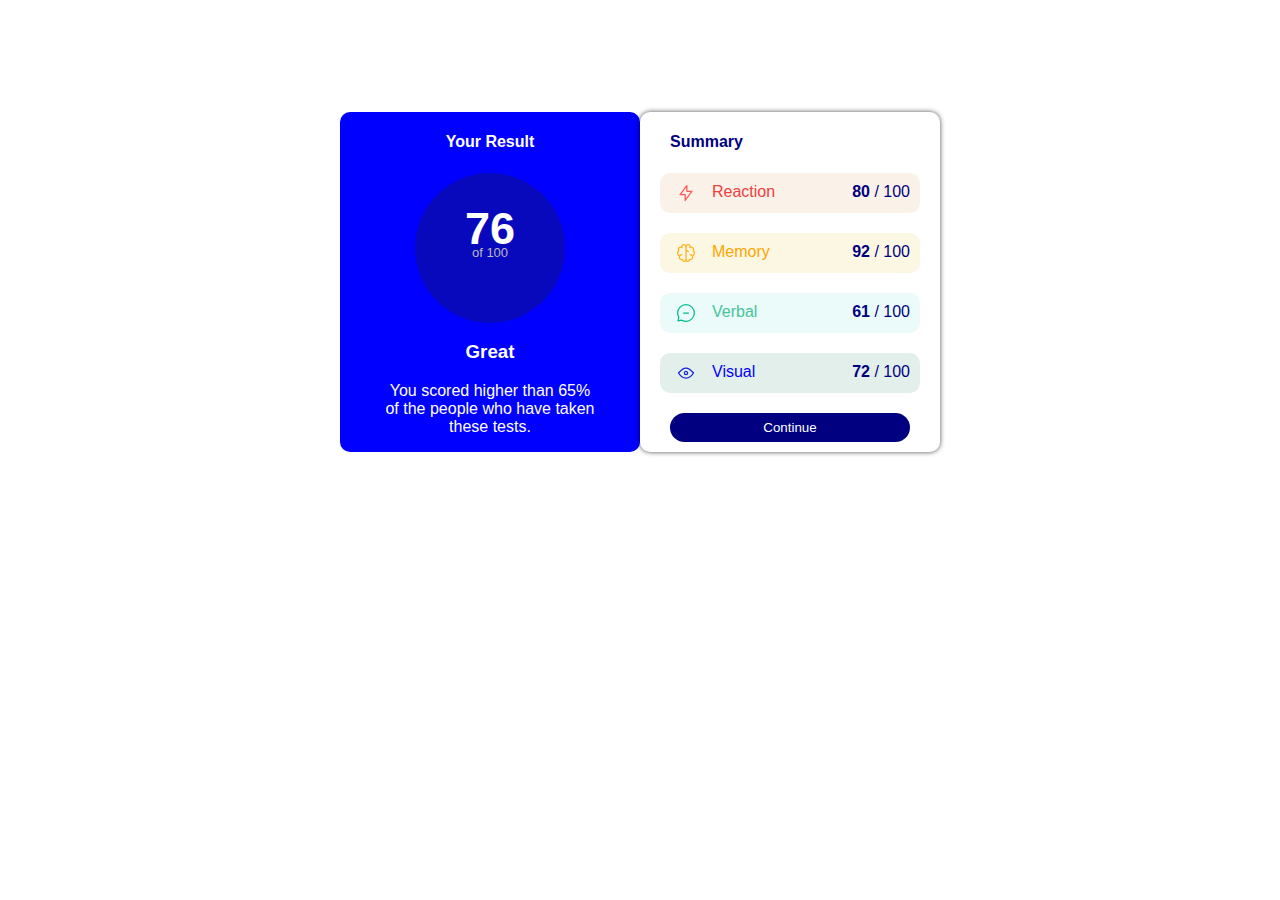
<file: form.html>
<!DOCTYPE html>
<html lang="en">
  <head>
    <meta charset="UTF-8" />
    <meta http-equiv="X-UA-Compatible" content="IE=edge" />
    <meta name="viewport" content="width=device-width, initial-scale=1.0" />
    <title>challenge</title>
    <link rel="stylesheet" href="style.css" />
  </head>
  <body>
    <div class="container">
      <div class="col-1">
        <h4>Your Result</h4>
        <div class="col-1a">
          <h1>76</h1>
          <span>of 100</span> 
         </div>
         <h3>Great</h3>
         
         <p>
        You scored higher than 65% <br> of the people who have taken <br> these tests.
        </p>
        
      </div>

      <div class="col-2">
        <div class="holder">
         <h4>Summary</h4>
         <div class="rxn">
         <div class="lg"><img src="images/icon-reaction.svg"><span class="reaction">Reaction</span></div><span> <span class="num">80</span> / <span>100</span> </span>
         </div>
        <div class="mem">
         <div class="lg"><img src="images/icon-memory.svg"> <span class="memory">Memory</span></div><span><span class="num">92</span> / <span>100</span></span>
        </div>
        <div class="veb">
         <div class="lg"><img src="images/icon-verbal.svg"> <span class="verbal">Verbal</span></div><span><span class="num">61</span> / <span>100</span></span>
        </div>
        <div class="vis">
         <div class="lg"><img src="images/icon-visual.svg"><span class="visual">Visual</span> </div><span><span class="num">72</span> / <span>100</span></span>
        </div>
        <button>Continue</button>
        </div>
    </div>
  </body>
</html>
</file>
<file: style.css>
* {
  font-family: 'Lucida Sans', 'Lucida Sans Regular', 'Lucida Grande',
    'Lucida Sans Unicode', Geneva, Verdana, sans-serif;
}

.container {
  display: flex;
  text-align: center;
  justify-content: center;
  margin-top: 7em;
}

.col-1 {
  background-color: blue;
  border-radius: 10px;
  color: white;
  width: 300px;
}

.col-1a {
  width: 150px;
  height: 150px;
  background: rgb(8, 8, 189);
  border-radius: 50%;
  margin: auto;
  display: flex;
  flex-direction: column;
}

.col-1a span {
  margin-top: -40px;
  font-size: 13px;
  color: rgb(189, 187, 187);
}

.col-1a h1 {
  /* margin-top: 30px; */
  font-size: 45px;
}
h5 {
  margin-top: 10px;
  font-size: 20px;
}

.col-2 {
  width: 300px;
  box-shadow: 0 0 5px 0 rgba(0, 0, 0, 0.7);
  border-radius: 10px;
}

.col-2 h4 {
  color: navy;
  text-align: left;
  margin-left: 30px;
}

.rxn {
  padding: 10px;
  width: 80%;
  background-color: rgb(250, 242, 232);
  margin-left: 20px;
  border-radius: 10px;
  margin-bottom: 20px;
  display: flex;
  justify-content: space-between;
}
.mem {
  padding: 10px;
  width: 80%;
  background-color: rgb(251, 247, 227);
  margin-left: 20px;
  border-radius: 10px;
  margin-bottom: 20px;
  display: flex;
  justify-content: space-between;
}

.veb {
  padding: 10px;
  width: 80%;
  background-color: rgb(235, 251, 250);
  margin-left: 20px;
  border-radius: 10px;
  margin-bottom: 20px;
  display: flex;
  justify-content: space-between;
}

.vis {
  padding: 10px;
  width: 80%;
  background-color: rgb(227, 239, 235);
  margin-left: 20px;
  border-radius: 10px;
  margin-bottom: 20px;
  display: flex;
  justify-content: space-between;
}

button {
  background: navy;
  color: white;
  padding: 7px;
  width: 80%;
  border-radius: 30px;
  border: none;
}

.lg {
  display: flex;
  margin-left: 6px;
}

.lg img {
  margin-right: 1rem;
}
.memory {
  color: orange;
}
.reaction {
  color: rgb(238, 64, 64);
}
.verbal {
  color: rgb(72, 196, 155);
}
.visual {
  color: blue;
}
.num {
  color: navy;
  font-weight: 600;
}

span {
  color: navy;
}

@media (max-width: 700px) {
  .container {
    display: block;
    text-align: center;
    justify-content: center;
    margin-top: 0;
  }
  .col-1 {
    position: sticky;
    width: 100%;
    height: 400px;
  }
  .col-2 {
    margin-top: -2em;
    height: 500px;
    width: 100%;
  }
  .holder {
    padding-top: 5em;
  }
}
</file>
